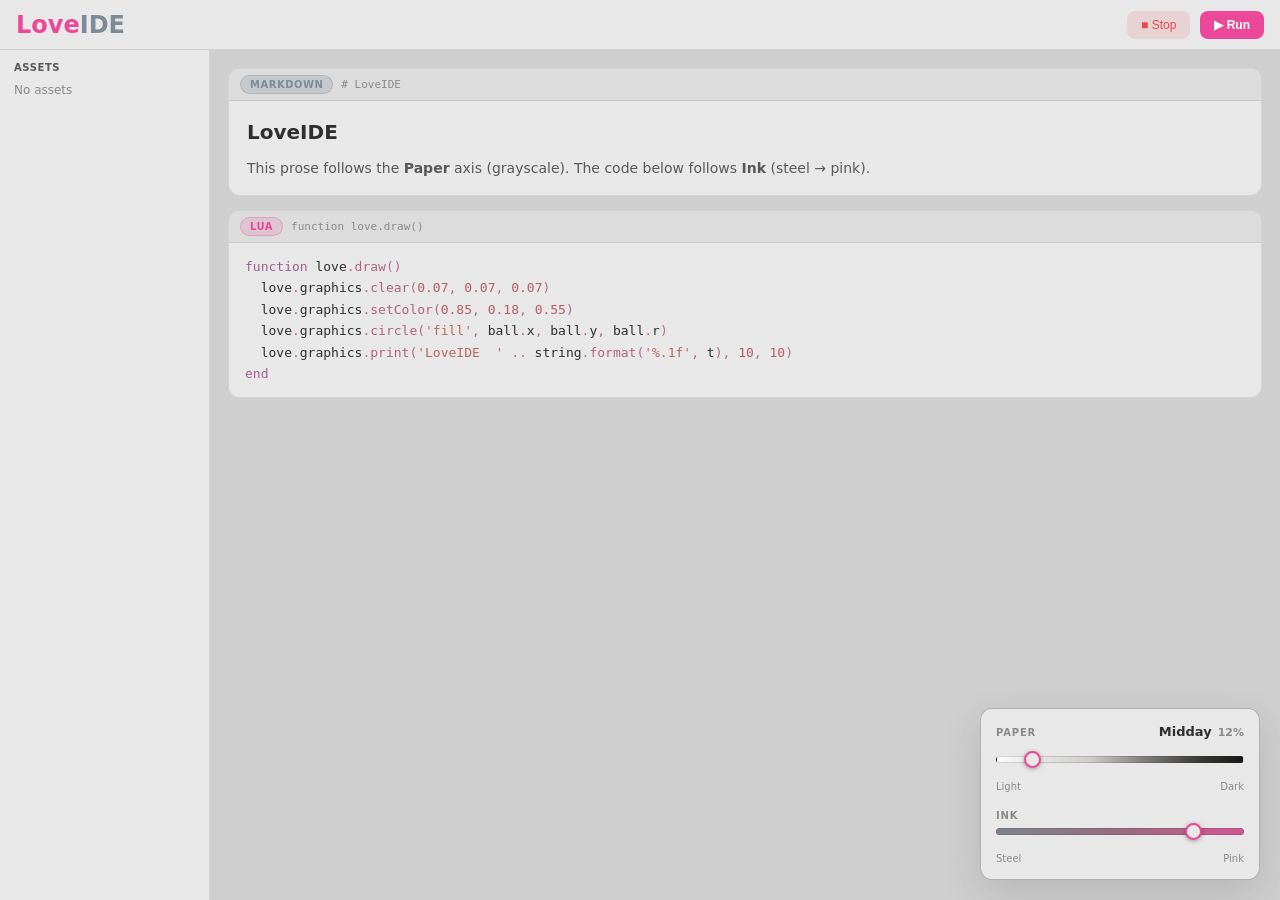
<file: Theme/theme-demo.html>
<!DOCTYPE html>
<html lang="en">
<head>
<meta charset="utf-8">
<meta name="viewport" content="width=device-width, initial-scale=1">
<title>LoveIDE — Paper × Ink theme (standalone reference)</title>
<link rel="stylesheet" href="loveide-theme.css">
<style>
  /* ---- App-level styles (yours; these use the theme tokens) ---------------- */
  * { box-sizing: border-box; margin: 0; padding: 0; }
  html, body { height: 100%; }
  body {
    font-family: 'Segoe UI', system-ui, -apple-system, sans-serif;
    background: var(--bg-tertiary); color: var(--text-primary);
  }
  .app { display: flex; flex-direction: column; height: 100vh; }

  /* topbar — note the Run/Stop colours are HARD-CODED (theme-immune, your job) */
  .topbar { display: flex; align-items: center; gap: 10px; height: 50px; padding: 0 16px;
    background: var(--bg-primary); border-bottom: .5px solid var(--border-faint); }
  .logo { font-size: 24px; font-weight: 700; }
  .logo .love { color: #EC4899; }          /* brand — manual */
  .logo .ide  { color: #7C8A99; }          /* brand — manual */
  .spacer { flex: 1; }
  .btn { display: flex; align-items: center; gap: 6px; padding: 6px 13px; font-size: 12px;
    border-radius: 8px; border: .5px solid var(--border-light); color: var(--text-secondary);
    background: none; cursor: pointer; }
  .btn.stop { background: rgba(229,72,77,.13); color: #e5484d; border-color: transparent; } /* immune */
  .btn.run  { background: #EC4899; color: #fff; border-color: transparent; font-weight: 600; } /* immune */

  /* body row */
  .row { flex: 1; display: flex; min-height: 0; }
  .pane { width: 210px; background: var(--bg-primary); border-right: .5px solid var(--border-faint);
    padding: 12px 14px; font-size: 12px; color: var(--text-tertiary); }
  .pane h4 { font-size: 10px; letter-spacing: .06em; text-transform: uppercase; color: var(--text-secondary); margin-bottom: 10px; }
  .nb { flex: 1; overflow-y: auto; padding: 18px; display: flex; flex-direction: column; gap: 14px; }

  .cell { border: .5px solid var(--border-faint); border-radius: 12px; background: var(--bg-primary); overflow: hidden; }
  .cell-head { display: flex; align-items: center; gap: 8px; padding: 6px 11px;
    background: var(--bg-secondary); border-bottom: .5px solid var(--border-faint); }
  .badge { font-size: 10px; font-weight: 600; padding: 3px 9px; border-radius: 99px;
    letter-spacing: .05em; text-transform: uppercase; }
  .badge.lua { background: color-mix(in srgb, #EC4899 15%, transparent); color: #EC4899;       /* immune */
    border: 1px solid color-mix(in srgb, #EC4899 30%, transparent); }
  .badge.md  { background: color-mix(in srgb, #7C8A99 24%, transparent); color: #7C8A99;       /* immune */
    border: 1px solid color-mix(in srgb, #7C8A99 30%, transparent); }
  .cell-title { font-size: 11px; color: var(--text-tertiary); font-family: 'Cascadia Code', monospace; }
  pre { margin: 0; padding: 13px 16px; background: var(--bg-primary);
    font-family: 'Cascadia Code', 'JetBrains Mono', Consolas, monospace; font-size: 13px; line-height: 1.65;
    color: var(--text-primary); white-space: pre; overflow-x: auto; }
  .k  { color: var(--syntax-keyword); }
  .fn { color: var(--syntax-function); }
  .s  { color: var(--syntax-string); }
  .n  { color: var(--syntax-number); }
  .o  { color: var(--syntax-operator); }
  .prose { padding: 14px 18px; font-size: 14px; line-height: 1.7; color: var(--text-primary); }
  .prose h1 { font-size: 20px; font-weight: 600; margin-bottom: 8px; }
  .prose p { color: var(--text-secondary); }

  /* Appearance panel — the UI for the two axes (copy this markup) */
  .appearance { position: fixed; right: 20px; bottom: 20px; width: 280px;
    background: var(--bg-primary); border: .5px solid var(--border-medium); border-radius: 12px;
    box-shadow: var(--shadow); padding: 15px; }
  .appearance .hd { display: flex; justify-content: space-between; align-items: baseline; margin-bottom: 10px; }
  .appearance .lbl { font-size: 10px; letter-spacing: .08em; text-transform: uppercase; color: var(--text-tertiary); font-weight: 600; }
  .appearance .val { font-size: 13px; font-weight: 600; color: var(--text-primary); }
  .appearance .val .pct { font-size: 11px; color: var(--text-tertiary); margin-left: 6px; }
  .appearance .ends { display: flex; justify-content: space-between; margin: 8px 0 18px; font-size: 10px; color: var(--text-tertiary); }
  .appearance .ends.last { margin-bottom: 0; }
</style>
</head>
<body class="loveide-themed">
  <div class="app loveide-fade">

    <div class="topbar loveide-fade">
      <span class="logo"><span class="love">Love</span><span class="ide">IDE</span></span>
      <span class="spacer"></span>
      <button class="btn stop">■ Stop</button>
      <button class="btn run">▶ Run</button>
    </div>

    <div class="row">
      <div class="pane loveide-fade"><h4>Assets</h4>No assets</div>

      <div class="nb loveide-fade">
        <div class="cell loveide-fade">
          <div class="cell-head"><span class="badge md">Markdown</span><span class="cell-title"># LoveIDE</span></div>
          <div class="prose"><h1>LoveIDE</h1><p>This prose follows the <b>Paper</b> axis (grayscale). The code below follows <b>Ink</b> (steel → pink).</p></div>
        </div>

        <div class="cell loveide-fade">
          <div class="cell-head"><span class="badge lua">Lua</span><span class="cell-title">function love.draw()</span></div>
<pre><span class="k">function</span> love<span class="o">.</span><span class="fn">draw</span><span class="o">()</span>
  love<span class="o">.</span>graphics<span class="o">.</span><span class="fn">clear</span><span class="o">(</span><span class="n">0.07</span><span class="o">,</span> <span class="n">0.07</span><span class="o">,</span> <span class="n">0.07</span><span class="o">)</span>
  love<span class="o">.</span>graphics<span class="o">.</span><span class="fn">setColor</span><span class="o">(</span><span class="n">0.85</span><span class="o">,</span> <span class="n">0.18</span><span class="o">,</span> <span class="n">0.55</span><span class="o">)</span>
  love<span class="o">.</span>graphics<span class="o">.</span><span class="fn">circle</span><span class="o">(</span><span class="s">'fill'</span><span class="o">,</span> ball<span class="o">.</span>x<span class="o">,</span> ball<span class="o">.</span>y<span class="o">,</span> ball<span class="o">.</span>r<span class="o">)</span>
  love<span class="o">.</span>graphics<span class="o">.</span><span class="fn">print</span><span class="o">(</span><span class="s">'LoveIDE  '</span> <span class="o">..</span> string<span class="o">.</span><span class="fn">format</span><span class="o">(</span><span class="s">'%.1f'</span><span class="o">,</span> t<span class="o">)</span><span class="o">,</span> <span class="n">10</span><span class="o">,</span> <span class="n">10</span><span class="o">)</span>
<span class="k">end</span></pre>
        </div>
      </div>
    </div>
  </div>

  <!-- Appearance panel: two sliders = the whole theme -->
  <div class="appearance loveide-fade">
    <div class="hd">
      <span class="lbl">Paper</span>
      <span class="val"><span id="paper-level">Midday</span><span class="pct" id="paper-pct">12%</span></span>
    </div>
    <input id="paper" class="nd-range" type="range" min="0" max="1" step="0.01">
    <div class="ends"><span>Light</span><span>Dark</span></div>

    <div class="lbl">Ink</div>
    <input id="ink" class="nd-range nd-wc" type="range" min="0" max="1" step="0.01">
    <div class="ends last"><span>Steel</span><span>Pink</span></div>
  </div>

  <script src="loveide-theme.js"></script>
  <script>
    // The entire wiring: point init() at the two sliders + readouts.
    LoveIDETheme.init({
      paperSlider: '#paper',
      inkSlider:   '#ink',
      levelEl:     '#paper-level',
      pctEl:       '#paper-pct'
      // root: document.documentElement (default) · storageKey: 'loveide:appearance' (default)
    });
  </script>
</body>
</html>
</file>
<file: Theme/loveide-theme.css>
/* ============================================================================
 * loveide-theme.css — companion styles for loveide-theme.js
 * ----------------------------------------------------------------------------
 * Three things the JS can't do inline:
 *   1. @property registrations — make the theme tokens ANIMATABLE <color>s so a
 *      slider drag cross-fades smoothly instead of snapping. (Pair with a
 *      `transition` on whatever paints them — see §3.)
 *   2. The fog text-halo — a dual light/dark ring on every glyph, driven by the
 *      --ink-halo-* variables; ~invisible except in the Paper "Fog/Gloom" band.
 *   3. The two range-slider skins (Paper greyscale track, Ink steel→pink track).
 * ==========================================================================*/

/* ── 1. Registered, animatable theme tokens ──────────────────────────────── */
@property --bg-primary       { syntax: '<color>'; inherits: true; initial-value: #ffffff; }
@property --bg-secondary     { syntax: '<color>'; inherits: true; initial-value: #f3f1ee; }
@property --bg-tertiary      { syntax: '<color>'; inherits: true; initial-value: #e8e4df; }
@property --bg-info          { syntax: '<color>'; inherits: true; initial-value: #edeae5; }
@property --text-primary     { syntax: '<color>'; inherits: true; initial-value: #2a2622; }
@property --text-secondary   { syntax: '<color>'; inherits: true; initial-value: #6c655d; }
@property --text-tertiary    { syntax: '<color>'; inherits: true; initial-value: #9a9289; }
@property --border-faint     { syntax: '<color>'; inherits: true; initial-value: rgba(44,44,44,.10); }
@property --border-light     { syntax: '<color>'; inherits: true; initial-value: rgba(44,44,44,.18); }
@property --border-medium    { syntax: '<color>'; inherits: true; initial-value: rgba(44,44,44,.30); }
@property --border-info      { syntax: '<color>'; inherits: true; initial-value: #8a8a8a; }
@property --syntax-keyword   { syntax: '<color>'; inherits: true; initial-value: #b6418a; }
@property --syntax-number    { syntax: '<color>'; inherits: true; initial-value: #c14b5f; }
@property --syntax-function  { syntax: '<color>'; inherits: true; initial-value: #bb4f87; }
@property --syntax-string    { syntax: '<color>'; inherits: true; initial-value: #c25741; }
@property --syntax-operator  { syntax: '<color>'; inherits: true; initial-value: #b15080; }

/* ── 2. Fog text-halo ─────────────────────────────────────────────────────
 * Put the `loveide-themed` class on whatever wraps your themed UI (e.g. <body>
 * or #app). The halo inherits to all descendant text; its alpha is 0 except in
 * the foggy middle of the Paper slider, so normal positions render crisp. */
.loveide-themed {
  text-shadow:
    0 0 2px var(--ink-halo-l, transparent),
    0 0 1px var(--ink-halo-d, transparent),
    0 0 1px var(--ink-halo-d, transparent),
    0 0 3px var(--ink-halo-d, transparent);
}

/* ── 3. Smooth cross-fade on theme change (optional but recommended) ───────
 * Because the tokens above are registered <color>s, transitioning the
 * properties that USE them animates the colour. Add to your surfaces/text. */
.loveide-fade {
  transition: background-color .35s ease, color .35s ease, border-color .35s ease;
}
@media print { * { transition: none !important; } }

/* ── 4. Slider skins ──────────────────────────────────────────────────────
 * Two <input type="range" min="0" max="1" step="0.01">. .nd-range = Paper
 * (greyscale track). Add .nd-wc for Ink (steel→pink track). */
.nd-range {
  -webkit-appearance: none; appearance: none;
  width: 100%; height: 20px; margin: 0; background: transparent; outline: none; cursor: pointer;
}
.nd-range::-webkit-slider-runnable-track {
  height: 7px; border-radius: 6px; border: 1px solid var(--border-light);
  background: linear-gradient(90deg, #fbfaf9, #cfcdca 38%, #807e7b 60%, #3a3937 82%, #191817);
}
.nd-range::-webkit-slider-thumb {
  -webkit-appearance: none; appearance: none;
  width: 17px; height: 17px; border-radius: 50%; margin-top: -6px; cursor: pointer;
  background: var(--bg-primary); border: 2px solid #EC4899; box-shadow: 0 1px 4px rgba(0,0,0,.35);
}
.nd-range::-moz-range-track {
  height: 7px; border-radius: 6px; border: 1px solid var(--border-light);
  background: linear-gradient(90deg, #fbfaf9, #cfcdca 38%, #807e7b 60%, #3a3937 82%, #191817);
}
.nd-range::-moz-range-thumb {
  width: 15px; height: 15px; border-radius: 50%; cursor: pointer;
  background: var(--bg-primary); border: 2px solid #EC4899; box-shadow: 0 1px 4px rgba(0,0,0,.35);
}
.nd-wc::-webkit-slider-runnable-track {
  background: linear-gradient(90deg, oklch(0.61 0.018 248), oklch(0.58 0.06 352), oklch(0.63 0.175 351));
}
.nd-wc::-moz-range-track {
  background: linear-gradient(90deg, oklch(0.61 0.018 248), oklch(0.58 0.06 352), oklch(0.63 0.175 351));
}
</file>
